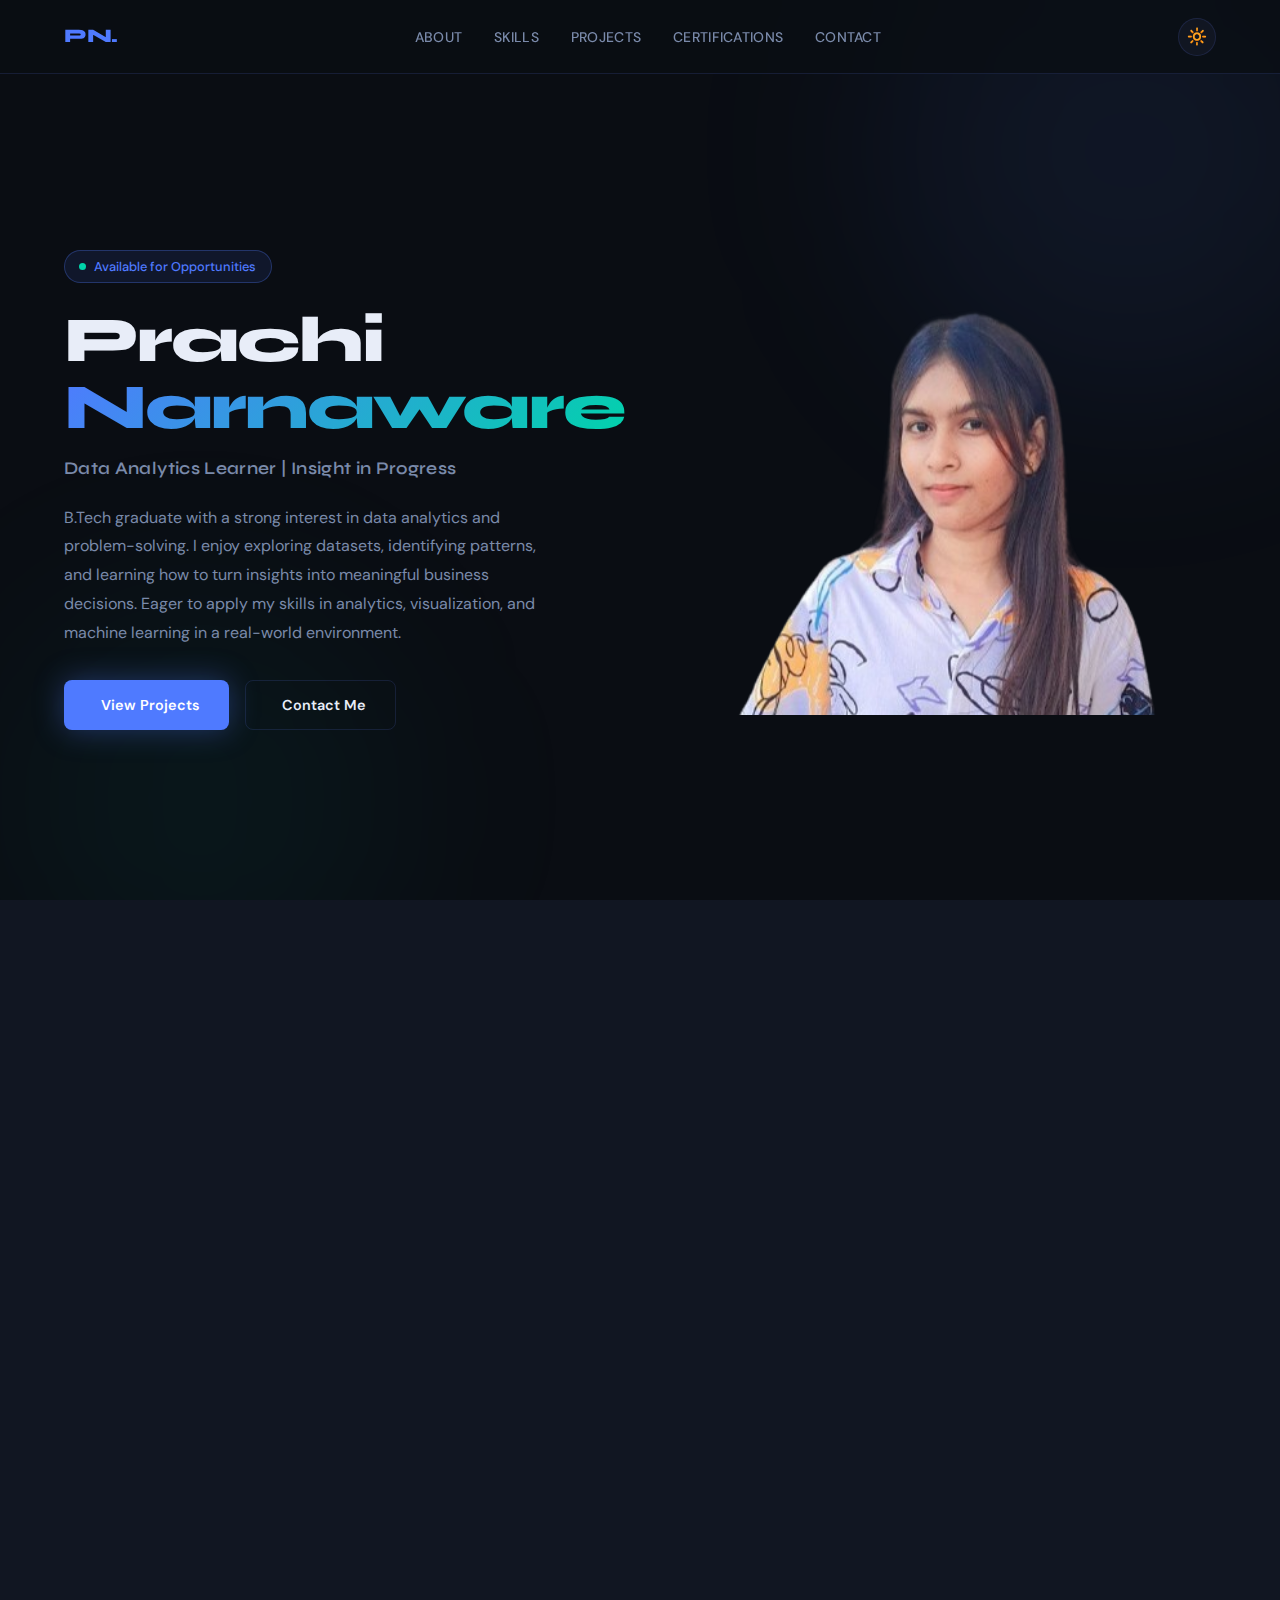
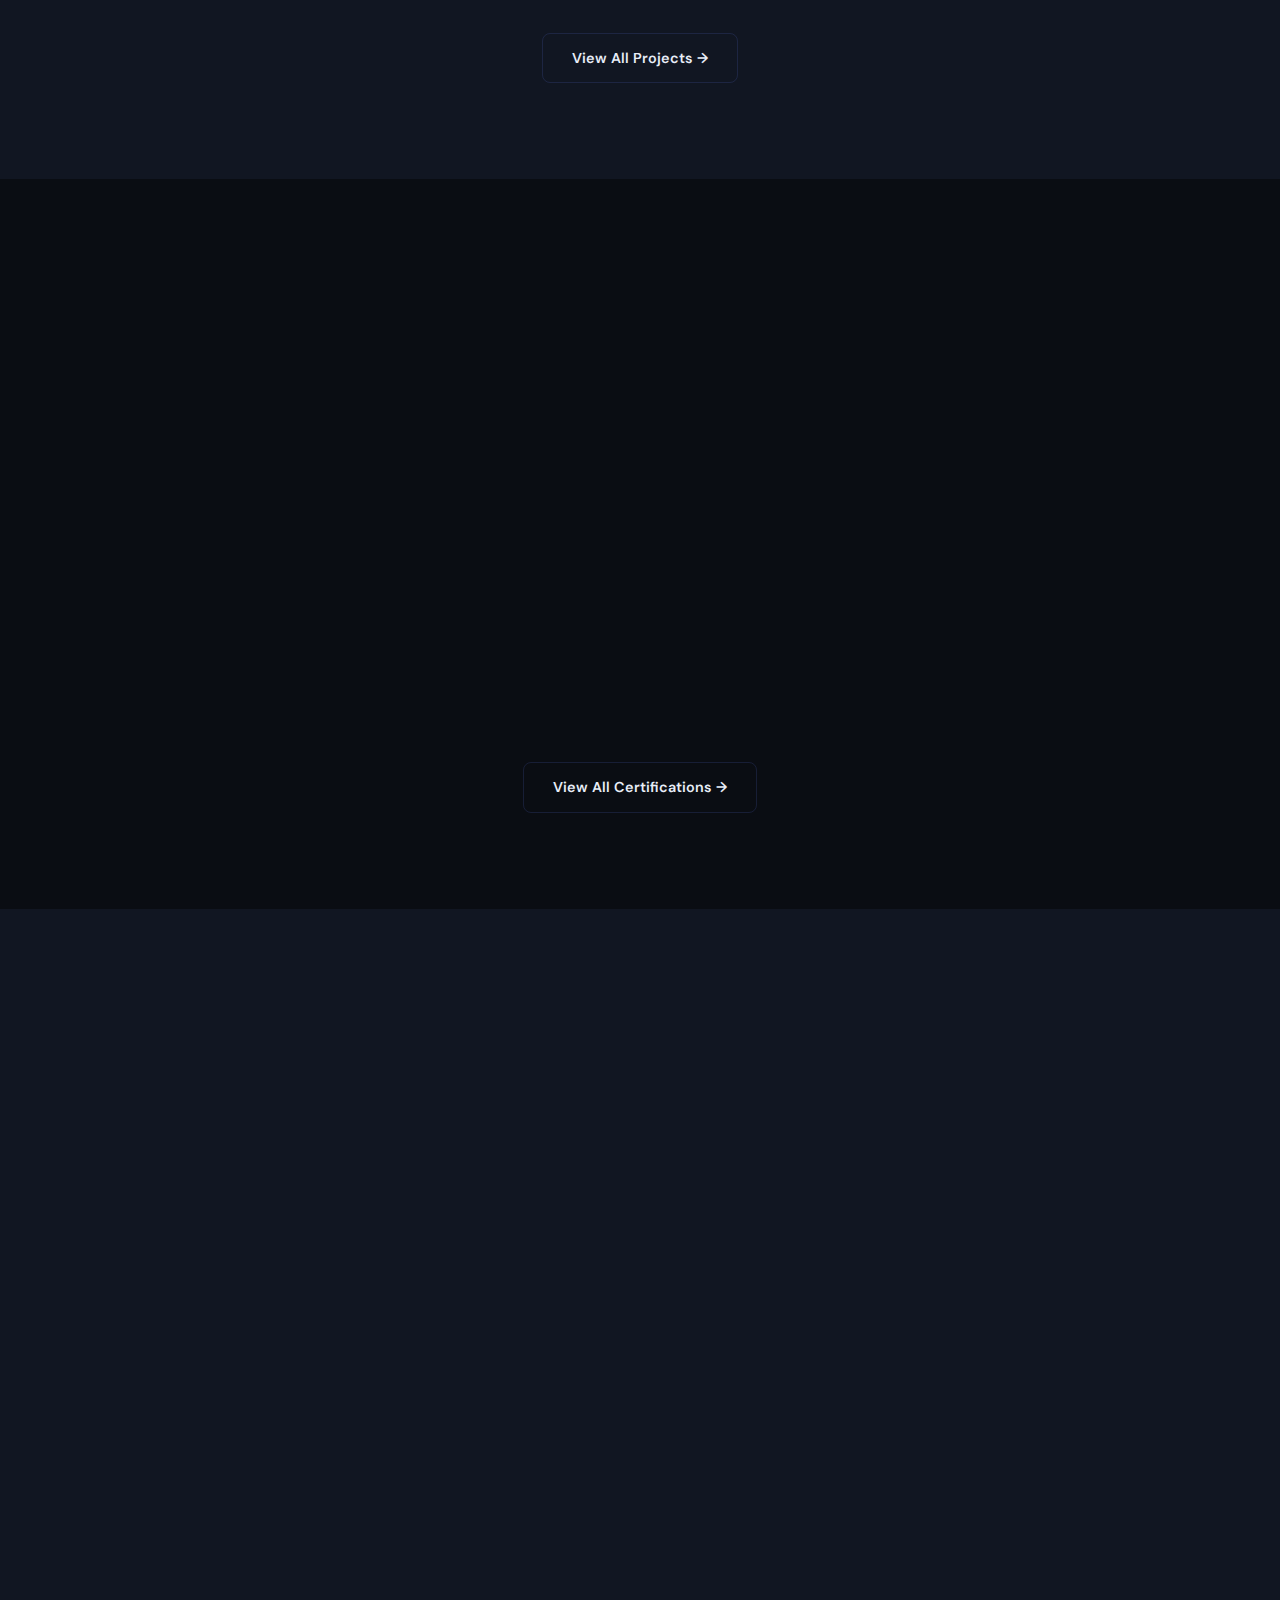
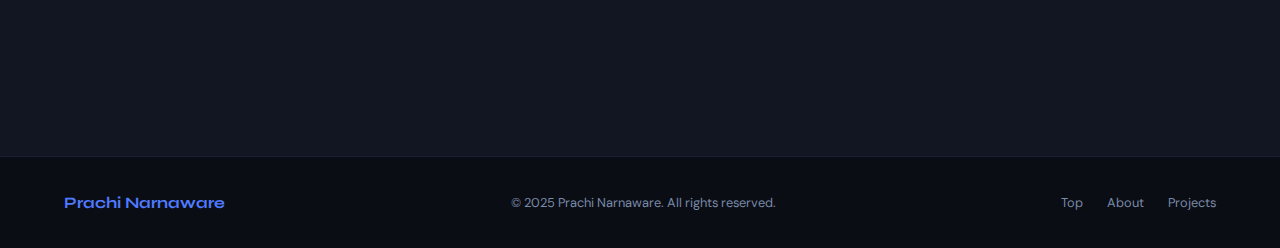
<file: index.html>
<!DOCTYPE html>
<html lang="en" data-theme="dark">
<head>
  <meta charset="UTF-8">
  <meta name="viewport" content="width=device-width, initial-scale=1.0">
  <title>Prachi Narnaware — Portfolio</title>
  <link rel="preconnect" href="https://fonts.googleapis.com">
  <link href="https://fonts.googleapis.com/css2?family=Syne:wght@400;500;600;700;800&family=DM+Sans:ital,opsz,wght@0,9..40,300;0,9..40,400;0,9..40,500;1,9..40,300&display=swap" rel="stylesheet">
  <link rel="stylesheet" href="style.css">
</head>
<body>

  <!-- NAV -->
  <nav>
    <div class="nav-logo">PN.</div>
    <ul class="nav-links">
      <li><a href="#about">About</a></li>
      <li><a href="#skills">Skills</a></li>
      <li><a href="#projects">Projects</a></li>
      <li><a href="#certifications">Certifications</a></li>
      <li><a href="#contact">Contact</a></li>
    </ul>
    <div class="nav-right">
      <button class="theme-btn" id="themeToggle" aria-label="Toggle theme">🔆</button>
      <div class="hamburger" id="hamburger" aria-label="Menu">
        <span></span><span></span><span></span>
      </div>
    </div>
  </nav>

  <!-- MOBILE NAV -->
  <div class="mobile-nav" id="mobileNav">
    <a href="#about" class="mobile-nav-link">About</a>
    <a href="#skills" class="mobile-nav-link">Skills</a>
    <a href="#projects" class="mobile-nav-link">Projects</a>
    <a href="#certifications" class="mobile-nav-link">Certifications</a>
    <a href="#contact" class="mobile-nav-link">Contact</a>
  </div>

  <!-- HERO -->
  <section id="hero">
    <div class="hero-blob blob1"></div>
    <div class="hero-blob blob2"></div>
    <div class="hero-grid">
      <div class="hero-left">
        <div class="hero-badge">
          <span class="badge-dot"></span>
          Available for Opportunities
        </div>
        <h1>Prachi<br><span class="gradient-text">Narnaware</span></h1>
        <p class="hero-tagline">Data Analytics Learner | Insight in Progress</p>
        <p class="hero-intro">
          B.Tech graduate with a strong interest in data analytics and problem-solving. I enjoy exploring datasets, identifying patterns, and learning how to turn insights into meaningful business decisions. Eager to apply my skills in analytics, visualization, and machine learning in a real-world environment.
        </p>
        <div class="hero-cta">
          <a href="#projects" class="btn btn-primary"><span></span> View Projects</a>
          <a href="#contact" class="btn btn-outline"><span></span> Contact Me</a>
        </div>
      </div>
      <!-- <div class="hero-visual">
        <div class="profile-wrapper">
          <div class="profile-pic-ring">
            <div class="profile-pic-container">
              <img src="MYImage.png" class="profile-pic" />
            </div>
          </div>
          <div class="profile-stats">
            <div class="profile-stat">
              <div class="stat-num">7+</div>
              <div class="stat-label">Projects</div>
            </div>
            <div class="profile-stat">
              <div class="stat-num">6</div>
              <div class="stat-label">Certifications</div>
            </div>
            <div class="profile-stat">
              <div class="stat-num">5+</div>
              <div class="stat-label">Tools</div>
            </div>
          </div>
          <div class="profile-badge-row">
            <span class="profile-chip">🐍 Python</span>
            <span class="profile-chip">🗄️ SQL</span>
            <span class="profile-chip">⚡ Power BI</span>
            <span class="profile-chip">🤖 ML</span>
          </div>
        </div>
      </div> -->
      <div class="hero-visual">
        <div class="hero-fullphoto-wrap">
          <img src="image.png" alt="Prachi Narnaware" class="hero-fullphoto"/>
        </div>
      </div>
    </div>
  </section>

  <!-- ABOUT -->
  <section id="about">
    <div class="container">
      <div class="section-header reveal">
        <div class="section-tag">Who I Am</div>
        <h2 class="section-title">About Me</h2>
        <div class="divider"></div>
      </div>
      <div class="about-grid">
        <div class="about-text reveal">
          <p>I'm a B.Tech graduate with a strong foundation in data analytics and a passion for solving real-world problems through data. I believe that every dataset has a story, and I aim to tell it clearly, accurately, and meaningfully.</p>
          <p>I enjoy analyzing data to uncover patterns and improve decision-making. Whether it involves data preprocessing, visualization, or introductory machine learning, I work with attention to detail and a willingness to learn.</p>
          <p>I am committed to continuous learning and regularly work on improving my skills in data analytics tools and techniques.</p>
          <div class="about-tags">
            <span class="tag">Python</span>
            <span class="tag">SQL</span>
            <span class="tag">Power BI</span>
            <span class="tag">Excel</span>
            <!-- <span class="tag">Tableau</span> -->
            <span class="tag">Machine Learning</span>
            <span class="tag green">Communication</span>
            <span class="tag green">Teamwork</span>
            <span class="tag green">Adaptability</span>
          </div>
        </div>
        <div class="about-features reveal">
          <div class="feature-card">
            <div class="feature-icon">🔍</div>
            <div>
              <div class="feature-title">Analytical Problem Solving</div>
              <div class="feature-desc">Breaking down complex data problems into structured, logical steps to reach accurate conclusions.</div>
            </div>
          </div>
          <div class="feature-card">
            <div class="feature-icon">📈</div>
            <div>
              <div class="feature-title">Data Visualization</div>
              <div class="feature-desc">Creating compelling dashboards and charts that communicate insights to both technical and non-technical stakeholders.</div>
            </div>
          </div>
          <div class="feature-card">
            <div class="feature-icon">🤝</div>
            <div>
              <div class="feature-title">Collaborative Mindset</div>
              <div class="feature-desc">Thriving in cross-functional teams, contributing ideas openly, and adapting to evolving project needs.</div>
            </div>
          </div>
          <div class="feature-card">
            <div class="feature-icon">🚀</div>
            <div>
              <div class="feature-title">Continuous Learning</div>
              <div class="feature-desc">Actively pursuing new certifications, tools, and techniques to stay ahead in the data domain.</div>
            </div>
          </div>
        </div>
      </div>
    </div>
  </section>

  <!-- SKILLS -->
  <section id="skills">
    <div class="container">
      <div class="section-header reveal">
        <div class="section-tag">Capabilities</div>
        <h2 class="section-title">Skills &amp; Tools</h2>
        <p class="section-sub">A curated set of technical skills across programming, analytics tools, and data science concepts.</p>
        <div class="divider"></div>
      </div>
      <div class="skills-grid">
        <div class="skill-cat reveal">
          <div class="skill-cat-title">💻 Programming</div>
          <div class="skill-cat-sub">Languages &amp; querying</div>
          <div class="skill-chips">
            <div class="chip"><span class="chip-icon">🐍</span> Python</div>
            <div class="chip"><span class="chip-icon">🗄️</span> SQL</div>
            <div class="chip"><span class="chip-icon">📦</span> Pandas</div>
            <div class="chip"><span class="chip-icon">🔢</span> NumPy</div>
            <!-- <div class="chip"><span class="chip-icon">📉</span> Matplotlib</div>
            <div class="chip"><span class="chip-icon">🌊</span> Seaborn</div> -->
          </div>
        </div>
        <div class="skill-cat reveal">
          <div class="skill-cat-title">📊 Data Tools</div>
          <div class="skill-cat-sub">Analytics &amp; visualization</div>
          <div class="skill-chips">
            <div class="chip"><span class="chip-icon">📗</span> Excel</div>
            <div class="chip"><span class="chip-icon">⚡</span> Power BI</div>
            <!-- <div class="chip"><span class="chip-icon">🎯</span> Tableau</div> -->
            <div class="chip"><span class="chip-icon">🔄</span> Power Query</div>
            <div class="chip"><span class="chip-icon">📌</span> Pivot Tables</div>
          </div>
        </div>
        <div class="skill-cat reveal">
          <div class="skill-cat-title">🧠 Concepts</div>
          <div class="skill-cat-sub">Data science fundamentals</div>
          <div class="skill-chips">
            <div class="chip">🧹 Data Cleaning</div>
            <!-- <div class="chip">🔎 EDA</div> -->
            <div class="chip">📈 Visualization</div>
            <div class="chip">🤖 Basic ML</div>
            <div class="chip">📊 Statistics</div>
            <!-- <div class="chip">🔗 Feature Eng.</div> -->
          </div>
        </div>
      </div>
    </div>
  </section>

  <!-- PROJECTS -->
  <section id="projects">
    <div class="container">
      <div class="section-header reveal">
        <div class="section-tag">My Work</div>
        <h2 class="section-title">Featured Projects</h2>
        <p class="section-sub">Real-world data projects that demonstrate end-to-end analytical thinking and technical execution.</p>
        <div class="divider"></div>
      </div>
      <div class="projects-grid">

        <div class="project-card reveal">
          <!-- <div class="project-num">01</div> -->
          <div class="project-title">Enhancing Attendance Management Systems Using Facial Recognition</div>
          <p class="project-desc">A facial recognition-based attendance system built with Python to automate attendance, reduce proxy entries, and provide real-time, accurate tracking for educational institutions.</p>
          <div class="project-tools">
            <span class="tool-badge">Python</span>
            <span class="tool-badge">Scikit-learn</span>
            <span class="tool-badge">OpenCV</span>
          </div>
          <div class="project-impact">✅ Reduced report generation time by 60% through automation</div>
          <a href="https://github.com/Prachi-n2/Face-attendence-system" class="project-link">View on GitHub →</a>
        </div>

        <div class="project-card reveal">
          <!-- <div class="project-num">02</div> -->
          <div class="project-title">Video Information Extraction & Summarization Tool</div>
          <p class="project-desc">A tool that uses machine learning and NLP to automatically summarize videos by extracting key content, reducing viewing time, and improving accessibility.</p>
          <div class="project-tools">
            <span class="tool-badge">Python</span>
            <span class="tool-badge">Scikit-learn</span>
            <span class="tool-badge">OpenCV</span>
            <span class="tool-badge">TensorFlow</span>
            <span class="tool-badge">PyTorch</span>
            <span class="tool-badge">HTML</span>
            <span class="tool-badge">CSS</span>
            <span class="tool-badge">JavaScript</span>
          </div>
          <div class="project-impact">✅ Reduced video viewing time by up to 60% through automated AI-based summarization.</div>
          <a href="https://github.com/Prachi-n2/Summary-tool" class="project-link">View on GitHub →</a>
        </div>

      </div>
      <div style="text-align:center; margin-top:3rem;">
        <a href="projects.html" class="btn btn-outline">View All Projects →</a>
      </div>
    </div>
  </section>

  <!-- CERTIFICATIONS -->
  <section id="certifications">
    <div class="container">
      <div class="section-header reveal">
        <div class="section-tag">Credentials</div>
        <h2 class="section-title">Certifications</h2>
        <p class="section-sub">Verified credentials that reflect my commitment to professional growth in data analytics and science.</p>
        <div class="divider"></div>
      </div>
      <div class="certs-grid">
        <div class="cert-card reveal">
          <div class="cert-badge">🎓</div>
          <div class="cert-issuer">HP LIFE</div>
          <div class="cert-name">Data Science & Analytics Certificate</div>
          <div class="cert-date">2025 · Intermediate Level</div>
        </div>
        <div class="cert-card reveal">
          <div class="cert-badge">🤖</div>
          <div class="cert-issuer">IBM / Coursera</div>
          <div class="cert-name">IBM Data Science Professional Certificate</div>
          <div class="cert-date">2024 · 10-Course Specialization</div>
        </div>
      </div>
      <div style="text-align:center; margin-top:3rem;">
        <a href="certifications.html" class="btn btn-outline">View All Certifications →</a>
      </div>
    </div>
  </section>

  <!-- CONTACT -->
  <section id="contact">
    <div class="container">
      <div class="section-header reveal">
        <div class="section-tag">Get in Touch</div>
        <h2 class="section-title">Let's Connect</h2>
        <div class="divider"></div>
      </div>
      <div class="contact-wrapper">
        <div class="reveal">
          <div class="contact-intro">
            <h3>Open to Data<br><span class="gradient-text">Opportunities</span></h3>
            <p>Whether it's a full-time role, internship, freelance project, or collaboration — I'd love to hear from you. Let's turn data into impact together.</p>
          </div>
          <div class="contact-links">
            <a href="mailto:prachinarnaware6@gmail.com" class="contact-link">
              <div class="contact-icon">✉️</div>
              <div>
                <span class="contact-link-label">Email</span>
                <span class="contact-link-val">prachinarnaware6@gmail.com</span>
              </div>
            </a>
            <a href="https://www.linkedin.com/in/prachi-narnaware-467030179/" class="contact-link" target="_blank">
              <div class="contact-icon">💼</div>
              <div>
                <span class="contact-link-label">LinkedIn</span>
                <span class="contact-link-val">linkedin.com/in/prachi-narnaware-467030179</span>
              </div>
            </a>
            <a href="https://github.com/Prachi-n2"  class="contact-link" target="_blank">
              <div class="contact-icon">🐙</div>
              <div>
                <span class="contact-link-label">GitHub</span>
                <span class="contact-link-val">github.com/Prachi-n2</span>
              </div>
            </a>
          </div>
        </div>
        <div class="contact-cta reveal">
          <div class="contact-cta-emoji">📬</div>
          <h4>Ready to collaborate?</h4>
          <p>I typically respond within 24 hours. Feel free to reach out about any data-related role or project.</p>
          <a href="mailto:prachinarnaware6@gmail.com" class="btn btn-primary">Send a Message</a>
        </div>
      </div>
    </div>
  </section>

  <!-- FOOTER -->
  <footer>
    <div class="footer-name">Prachi Narnaware</div>
    <div class="footer-copy">© 2025 Prachi Narnaware. All rights reserved.</div>
    <div class="footer-links">
      <a href="#hero">Top</a>
      <a href="#about">About</a>
      <a href="#projects">Projects</a>
      
    </div>
  </footer>

  <script src="script.js"></script>
</body>
</html>
</file>
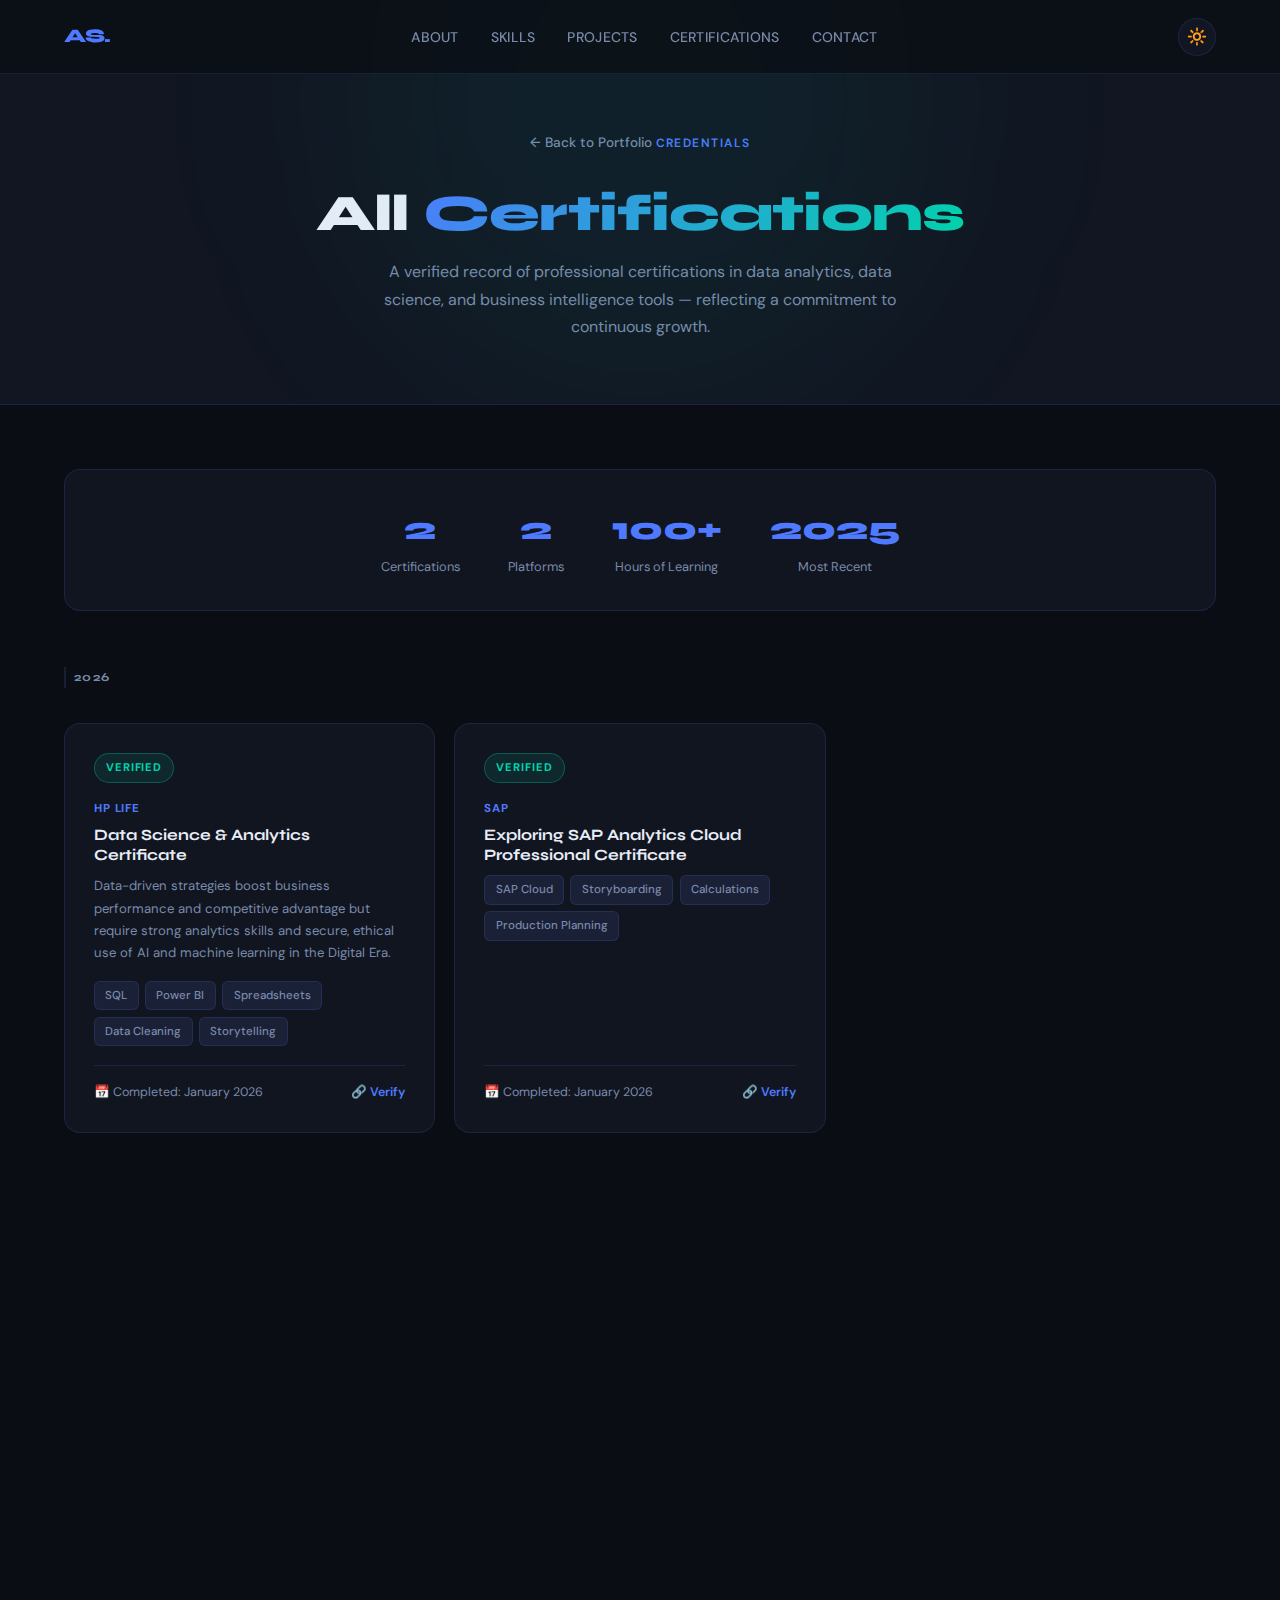
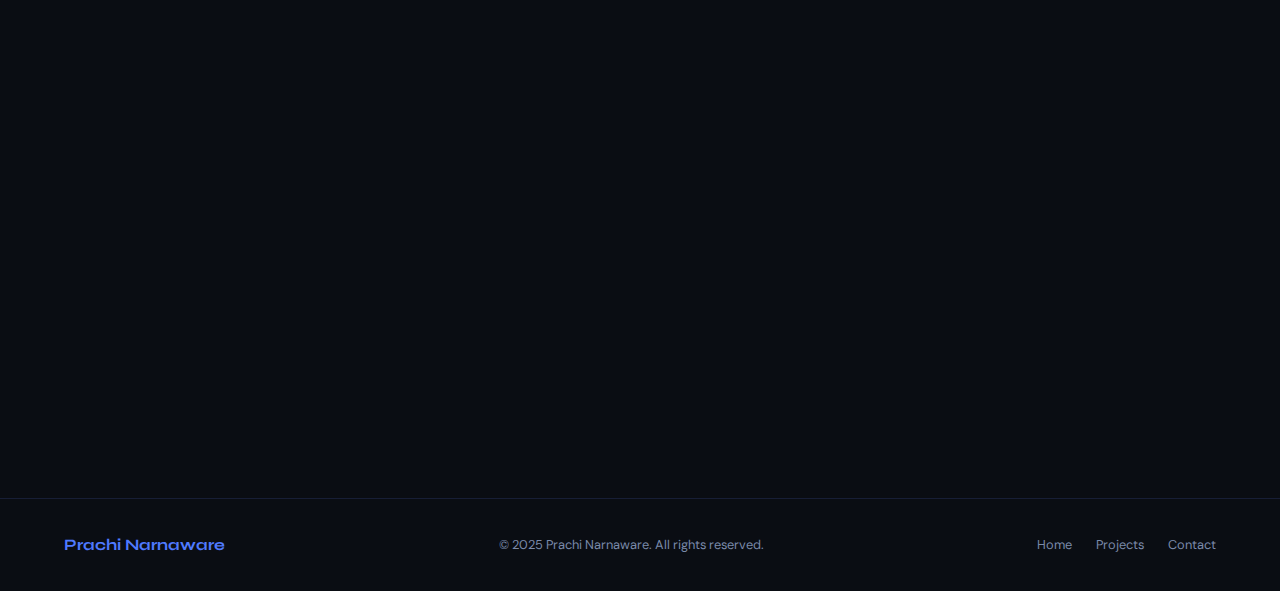
<file: certifications.html>
<!DOCTYPE html>
<html lang="en" data-theme="dark">
<head>
  <meta charset="UTF-8">
  <meta name="viewport" content="width=device-width, initial-scale=1.0">
  <title>Certifications — Prachi Narnaware</title>
  <link rel="preconnect" href="https://fonts.googleapis.com">
  <link href="https://fonts.googleapis.com/css2?family=Syne:wght@400;500;600;700;800&family=DM+Sans:ital,opsz,wght@0,9..40,300;0,9..40,400;0,9..40,500;1,9..40,300&display=swap" rel="stylesheet">
  <link rel="stylesheet" href="style.css">
  <style>
    /* Page-specific styles */
    .page-hero {
      padding: 8rem 5% 4rem;
      text-align: center;
      background: var(--bg2);
      border-bottom: 1px solid var(--border);
      position: relative;
      overflow: hidden;
    }
    .page-hero::before {
      content: '';
      position: absolute;
      width: 600px;
      height: 600px;
      background: rgba(0,212,170,0.06);
      border-radius: 50%;
      filter: blur(100px);
      top: -200px;
      left: 50%;
      transform: translateX(-50%);
      pointer-events: none;
    }
    .page-hero .back-link {
      display: inline-flex;
      align-items: center;
      gap: 0.4rem;
      color: var(--muted);
      text-decoration: none;
      font-size: 0.85rem;
      font-weight: 500;
      margin-bottom: 2rem;
      transition: color 0.2s;
    }
    .page-hero .back-link:hover { color: var(--accent); }
    .page-hero h1 { animation: none; font-size: clamp(2rem, 4vw, 3.2rem); margin-bottom: 1rem; }
    .page-hero p { color: var(--muted); max-width: 560px; margin: 0 auto; }

    /* Stats bar */
    .stats-bar {
      display: flex;
      justify-content: center;
      gap: 3rem;
      flex-wrap: wrap;
      padding: 2rem;
      background: var(--card);
      border: 1px solid var(--border);
      border-radius: 16px;
      margin-bottom: 3.5rem;
    }
    .stats-bar-item { text-align: center; }
    .stats-bar-num {
      font-family: 'Syne', sans-serif;
      font-size: 2rem;
      font-weight: 800;
      color: var(--accent);
    }
    .stats-bar-label { font-size: 0.8rem; color: var(--muted); }

    /* Timeline layout */
    .certs-timeline {
      display: flex;
      flex-direction: column;
      gap: 1.5rem;
    }

    .cert-year-group {
      display: flex;
      flex-direction: column;
      gap: 1.2rem;
    }
    .cert-year-label {
      font-family: 'Syne', sans-serif;
      font-size: 0.75rem;
      font-weight: 700;
      text-transform: uppercase;
      letter-spacing: 0.12em;
      color: var(--muted);
      margin-bottom: 1rem;
      padding-left: 0.5rem;
      border-left: 2px solid var(--border);
    }
    .cert-year-cards {
      display: grid;
      grid-template-columns: repeat(3, 1fr);
      gap: 1.2rem;
    }
    @media(max-width: 900px) { .cert-year-cards { grid-template-columns: repeat(2, 1fr); } }
    @media(max-width: 580px) { .cert-year-cards { grid-template-columns: 1fr; } }

    /* Full cert card */
    .cert-card-full {
      background: var(--card);
      border: 1px solid var(--border);
      border-radius: 16px;
      padding: 1.8rem;
      transition: all 0.25s;
      position: relative;
      overflow: hidden;
      display: flex;
      flex-direction: column;
      gap: 0;
    }
    .cert-card-full::after {
      content: '';
      position: absolute;
      top: 0; left: 0; right: 0;
      height: 3px;
      background: linear-gradient(90deg, var(--accent), var(--accent2));
      transform: scaleX(0);
      transform-origin: left;
      transition: 0.3s;
    }
    .cert-card-full:hover::after { transform: scaleX(1); }
    .cert-card-full:hover {
      border-color: rgba(79,122,255,0.35);
      transform: translateY(-3px);
      box-shadow: 0 16px 40px rgba(0,0,0,0.18);
    }

    .cert-card-header {
      display: flex;
      align-items: flex-start;
      justify-content: space-between;
      margin-bottom: 1rem;
    }
    .cert-badge-icon {
      width: 48px;
      height: 48px;
      border-radius: 14px;
      background: rgba(79,122,255,0.1);
      display: flex;
      align-items: center;
      justify-content: center;
      font-size: 1.5rem;
      flex-shrink: 0;
    }
    .cert-status {
      font-size: 0.7rem;
      font-weight: 700;
      text-transform: uppercase;
      letter-spacing: 0.08em;
      padding: 0.3rem 0.7rem;
      border-radius: 100px;
      background: rgba(0,212,170,0.1);
      border: 1px solid rgba(0,212,170,0.3);
      color: var(--accent2);
    }
    .cert-issuer {
      font-size: 0.72rem;
      color: var(--accent);
      font-weight: 700;
      text-transform: uppercase;
      letter-spacing: 0.08em;
      margin-bottom: 0.4rem;
    }
    .cert-name {
      font-family: 'Syne', sans-serif;
      font-weight: 700;
      font-size: 0.98rem;
      margin-bottom: 0.6rem;
      line-height: 1.3;
    }
    .cert-desc {
      font-size: 0.82rem;
      color: var(--muted);
      line-height: 1.7;
      margin-bottom: 1rem;
    }
    .cert-skills-covered {
      display: flex;
      flex-wrap: wrap;
      gap: 0.4rem;
      margin-bottom: 1.2rem;
    }
    .cert-skill-chip {
      padding: 0.25rem 0.65rem;
      border-radius: 6px;
      font-size: 0.72rem;
      font-weight: 500;
      background: var(--bg3);
      border: 1px solid var(--border);
      color: var(--muted);
    }
    .cert-meta {
      display: flex;
      justify-content: space-between;
      align-items: center;
      flex-wrap: wrap;
      gap: 0.5rem;
      margin-top: auto;
      padding-top: 1rem;
      border-top: 1px solid var(--border);
    }
    .cert-date { font-size: 0.78rem; color: var(--muted); }
    .cert-duration { font-size: 0.78rem; color: var(--muted); }
    .cert-verify-link {
      display: inline-flex;
      align-items: center;
      gap: 0.35rem;
      font-size: 0.78rem;
      font-weight: 600;
      color: var(--accent);
      text-decoration: none;
      transition: opacity 0.2s;
    }
    .cert-verify-link:hover { opacity: 0.75; }

    /* Learning path section */
    .learning-path {
      background: var(--card);
      border: 1px solid var(--border);
      border-radius: 20px;
      padding: 2.5rem;
      margin-top: 4rem;
    }
    .learning-path h3 {
      font-family: 'Syne', sans-serif;
      font-size: 1.4rem;
      font-weight: 800;
      margin-bottom: 0.5rem;
    }
    .learning-path p {
      color: var(--muted);
      font-size: 0.9rem;
      margin-bottom: 2rem;
    }
    .path-steps {
      display: grid;
      grid-template-columns: repeat(4, 1fr);
      gap: 1rem;
      position: relative;
    }
    @media(max-width: 800px) { .path-steps { grid-template-columns: repeat(2, 1fr); } }
    @media(max-width: 480px) { .path-steps { grid-template-columns: 1fr; } }
    .path-step {
      text-align: center;
      padding: 1.2rem;
      background: var(--bg3);
      border-radius: 12px;
      border: 1px solid var(--border);
    }
    .path-step-icon { font-size: 1.8rem; margin-bottom: 0.6rem; }
    .path-step-title {
      font-family: 'Syne', sans-serif;
      font-size: 0.88rem;
      font-weight: 700;
      margin-bottom: 0.3rem;
    }
    .path-step-desc { font-size: 0.75rem; color: var(--muted); }

    section.certs-page { padding: 4rem 5%; }
  </style>
</head>
<body>

  <!-- NAV -->
  <nav>
    <div class="nav-logo">AS.</div>
    <ul class="nav-links">
      <li><a href="index.html#about">About</a></li>
      <li><a href="index.html#skills">Skills</a></li>
      <li><a href="index.html#projects">Projects</a></li>
      <li><a href="index.html#certifications">Certifications</a></li>
      <li><a href="index.html#contact">Contact</a></li>
    </ul>
    <div class="nav-right">
      <button class="theme-btn" id="themeToggle" aria-label="Toggle theme">🔆</button>
      <div class="hamburger" id="hamburger">
        <span></span><span></span><span></span>
      </div>
    </div>
  </nav>

  <!-- MOBILE NAV -->
  <div class="mobile-nav" id="mobileNav">
    <a href="index.html#about" class="mobile-nav-link">About</a>
    <a href="index.html#skills" class="mobile-nav-link">Skills</a>
    <a href="index.html#projects" class="mobile-nav-link">Projects</a>
    <a href="index.html#certifications" class="mobile-nav-link">Certifications</a>
    <a href="index.html#contact" class="mobile-nav-link">Contact</a>
  </div>

  <!-- PAGE HERO -->
  <div class="page-hero">
    <a href="index.html" class="back-link">← Back to Portfolio</a>
    <div class="section-tag">Credentials</div>
    <h1 class="section-title">All <span class="gradient-text">Certifications</span></h1>
    <p>A verified record of professional certifications in data analytics, data science, and business intelligence tools — reflecting a commitment to continuous growth.</p>
  </div>

  <!-- CERTIFICATIONS PAGE -->
  <section class="certs-page">
    <div class="container">

      <!-- Stats Bar -->
      <div class="stats-bar reveal">
        <div class="stats-bar-item">
          <div class="stats-bar-num">2</div>
          <div class="stats-bar-label">Certifications</div>
        </div>
        <div class="stats-bar-item">
          <div class="stats-bar-num">2</div>
          <div class="stats-bar-label">Platforms</div>
        </div>
        <div class="stats-bar-item">
          <div class="stats-bar-num">100+</div>
          <div class="stats-bar-label">Hours of Learning</div>
        </div>
        <div class="stats-bar-item">
          <div class="stats-bar-num">2025</div>
          <div class="stats-bar-label">Most Recent</div>
        </div>
      </div>

      <!-- 2026 Certifications -->
      <div class="cert-year-group">
        <div class="cert-year-label reveal">2026</div>
        <div class="cert-year-cards">

          <div class="cert-card-full reveal">
            <div class="cert-card-header">
              <span class="cert-status">Verified</span>
            </div>
            <div class="cert-issuer">HP LIFE</div>
            <div class="cert-name">Data Science & Analytics Certificate</div>
            <div class="cert-desc">Data-driven strategies boost business performance and competitive advantage but require strong analytics skills and secure, ethical use of AI and machine learning in the Digital Era.</div>
            <div class="cert-skills-covered">
              <span class="cert-skill-chip">SQL</span>
              <span class="cert-skill-chip">Power BI</span>
              <span class="cert-skill-chip">Spreadsheets</span>
              <span class="cert-skill-chip">Data Cleaning</span>
              <span class="cert-skill-chip">Storytelling</span>
            </div>
            <div class="cert-meta">
              <span class="cert-date">📅 Completed: January 2026</span>
              <a href="https://www.life-global.org/certificate/17058c0e-9d7e-44d0-b8c3-735c68abe211" class="cert-verify-link">🔗 Verify</a>
            </div>
          </div>

          <div class="cert-card-full reveal">
            <div class="cert-card-header">
              <span class="cert-status">Verified</span>
            </div>
            <div class="cert-issuer">SAP</div>
            <div class="cert-name">Exploring SAP Analytics Cloud Professional Certificate</div>
            <!-- <div class="cert-desc">A 10-course professional program covering data science methodology, Python programming, data analysis, data visualization, machine learning, and capstone projects with real datasets.</div> -->
            <div class="cert-skills-covered">
              <span class="cert-skill-chip">SAP Cloud</span>
              <span class="cert-skill-chip">Storyboarding</span>
              <span class="cert-skill-chip">Calculations</span>
              <span class="cert-skill-chip">Production Planning</span>
            </div>
            <div class="cert-meta">
              <span class="cert-date">📅 Completed: January 2026</span>
              <a href="https://badger.learning.sap.com/verify/xitof-coluk-titig-papyc-pamal" class="cert-verify-link">🔗 Verify</a>
            </div>
          </div>

          <!-- <div class="cert-card-full reveal">
            <div class="cert-card-header">
              <span class="cert-status">Verified</span>
            </div>
            <div class="cert-issuer">Meta / Coursera</div>
            <div class="cert-name">Meta Data Analyst Professional Certificate</div>
            <div class="cert-desc">Covers the full data analyst workflow with a focus on statistical analysis, Python, SQL, and business intelligence. Includes hands-on capstone with real Meta-style business case studies and A/B testing fundamentals.</div>
            <div class="cert-skills-covered">
              <span class="cert-skill-chip">Python</span>
              <span class="cert-skill-chip">SQL</span>
              <span class="cert-skill-chip">Statistics</span>
              <span class="cert-skill-chip">A/B Testing</span>
              <span class="cert-skill-chip">EDA</span>
            </div>
            <div class="cert-meta">
              <span class="cert-date">📅 Completed: November 2024</span>
              <a href="#" class="cert-verify-link">🔗 Verify</a>
            </div>
          </div> -->

        </div>
      </div>

      <!-- 2025 Certifications -->
      <div class="cert-year-group" style="margin-top: 2.5rem;">
        <div class="cert-year-label reveal">2025 Internships</div>
        <div class="cert-year-cards">

          <div class="cert-card-full reveal">
            <div class="cert-card-header">
              <span class="cert-status">Verified</span>
            </div>
            <div class="cert-issuer">Deloitte</div>
            <div class="cert-name">Deloitte Australia Technology Job Simulation on Forage Certificate</div>
            <div class="cert-desc">Completed a job simulation involving development and coding, and Wrote a proposal for creating a dashboard </div>
            <div class="cert-skills-covered">
              <span class="cert-skill-chip">Power BI</span>
              <span class="cert-skill-chip">Power Query</span>
              <span class="cert-skill-chip">Data Modeling</span>
              <span class="cert-skill-chip">Report Design</span>
            </div>
            <div class="cert-meta">
              <span class="cert-date">📅 Completed: July 2025</span>
              <a href="#" class="cert-verify-link">🔗 Verify</a>
            </div>
          </div>

          <div class="cert-card-full reveal">
            <div class="cert-card-header">
              <span class="cert-status">Verified</span>
            </div>
            <div class="cert-issuer">Tata Group </div>
            <div class="cert-name">Tata Group Data Analytics Job Simulation on Forage Certificate </div>
            <div class="cert-desc">Completed a job simulation involving AI-powered data analytics and strategy development for the Financial Services team at Tata iQ.</div>
            <div class="cert-skills-covered">
              <span class="cert-skill-chip">Python</span>
              <span class="cert-skill-chip">AI Analytics</span>
              <span class="cert-skill-chip">Analytical Reporting</span>
              <span class="cert-skill-chip">Data Quality Management</span>
              <span class="cert-skill-chip">Model Selection</span>
            </div>
            <div class="cert-meta">
              <span class="cert-date">📅 Completed: August 2025</span>
              <a href="#" class="cert-verify-link">🔗 Verify</a>
            </div>
          </div>

          <div class="cert-card-full reveal">
            <div class="cert-card-header">
              <span class="cert-status">Verified</span>
            </div>
            <div class="cert-issuer">BCG X</div>
            <div class="cert-name">BCG X GenAI Certificate</div>
            <div class="cert-desc">Gained experience in Python programming, including the use of libraries such as pandas for data manipulation.</div>
            <div class="cert-skills-covered">
              <span class="cert-skill-chip">Python</span>
              <span class="cert-skill-chip">Excel</span>
              <span class="cert-skill-chip">Data Science Tools</span>
              <span class="cert-skill-chip">NPL</span>
              <span class="cert-skill-chip">Data Extraction</span>
            </div>
            <div class="cert-meta">
              <span class="cert-date">📅 Completed: September 2025</span>
              <!-- <span class="cert-duration">⏱ Self-paced</span> -->
              <a href="#" class="cert-verify-link">🔗 Verify</a>
            </div>
          </div>

        </div>
      </div>

      <!-- Learning Path -->
      <div class="learning-path reveal">
        <h3>My Learning <span class="gradient-text">Journey</span></h3>
        <p>A structured path from fundamentals to advanced data science capabilities.</p>
        <div class="path-steps">
          <div class="path-step">
            <div class="path-step-icon">📐</div>
            <div class="path-step-title">Foundations</div>
            <div class="path-step-desc">SQL, Excel, basic statistics and data literacy</div>
          </div>
          <div class="path-step">
            <div class="path-step-icon">🐍</div>
            <div class="path-step-title">Programming</div>
            <div class="path-step-desc">Python, Pandas, NumPy, data wrangling</div>
          </div>
          <div class="path-step">
            <div class="path-step-icon">📊</div>
            <div class="path-step-title">Visualization</div>
            <div class="path-step-desc">Power BI, storytelling with data</div>
          </div>
          <div class="path-step">
            <div class="path-step-icon">🤖</div>
            <div class="path-step-title">Machine Learning</div>
            <div class="path-step-desc">Scikit-learn, model building, evaluation</div>
          </div>
        </div>
      </div>

    </div>
  </section>

  <!-- FOOTER -->
  <footer>
    <div class="footer-name">Prachi Narnaware</div>
    <div class="footer-copy">© 2025 Prachi Narnaware. All rights reserved.</div>
    <div class="footer-links">
      <a href="index.html">Home</a>
      <a href="projects.html">Projects</a>
      <a href="index.html#contact">Contact</a>
    </div>
  </footer>

  <script src="script.js"></script>
</body>
</html>
</file>
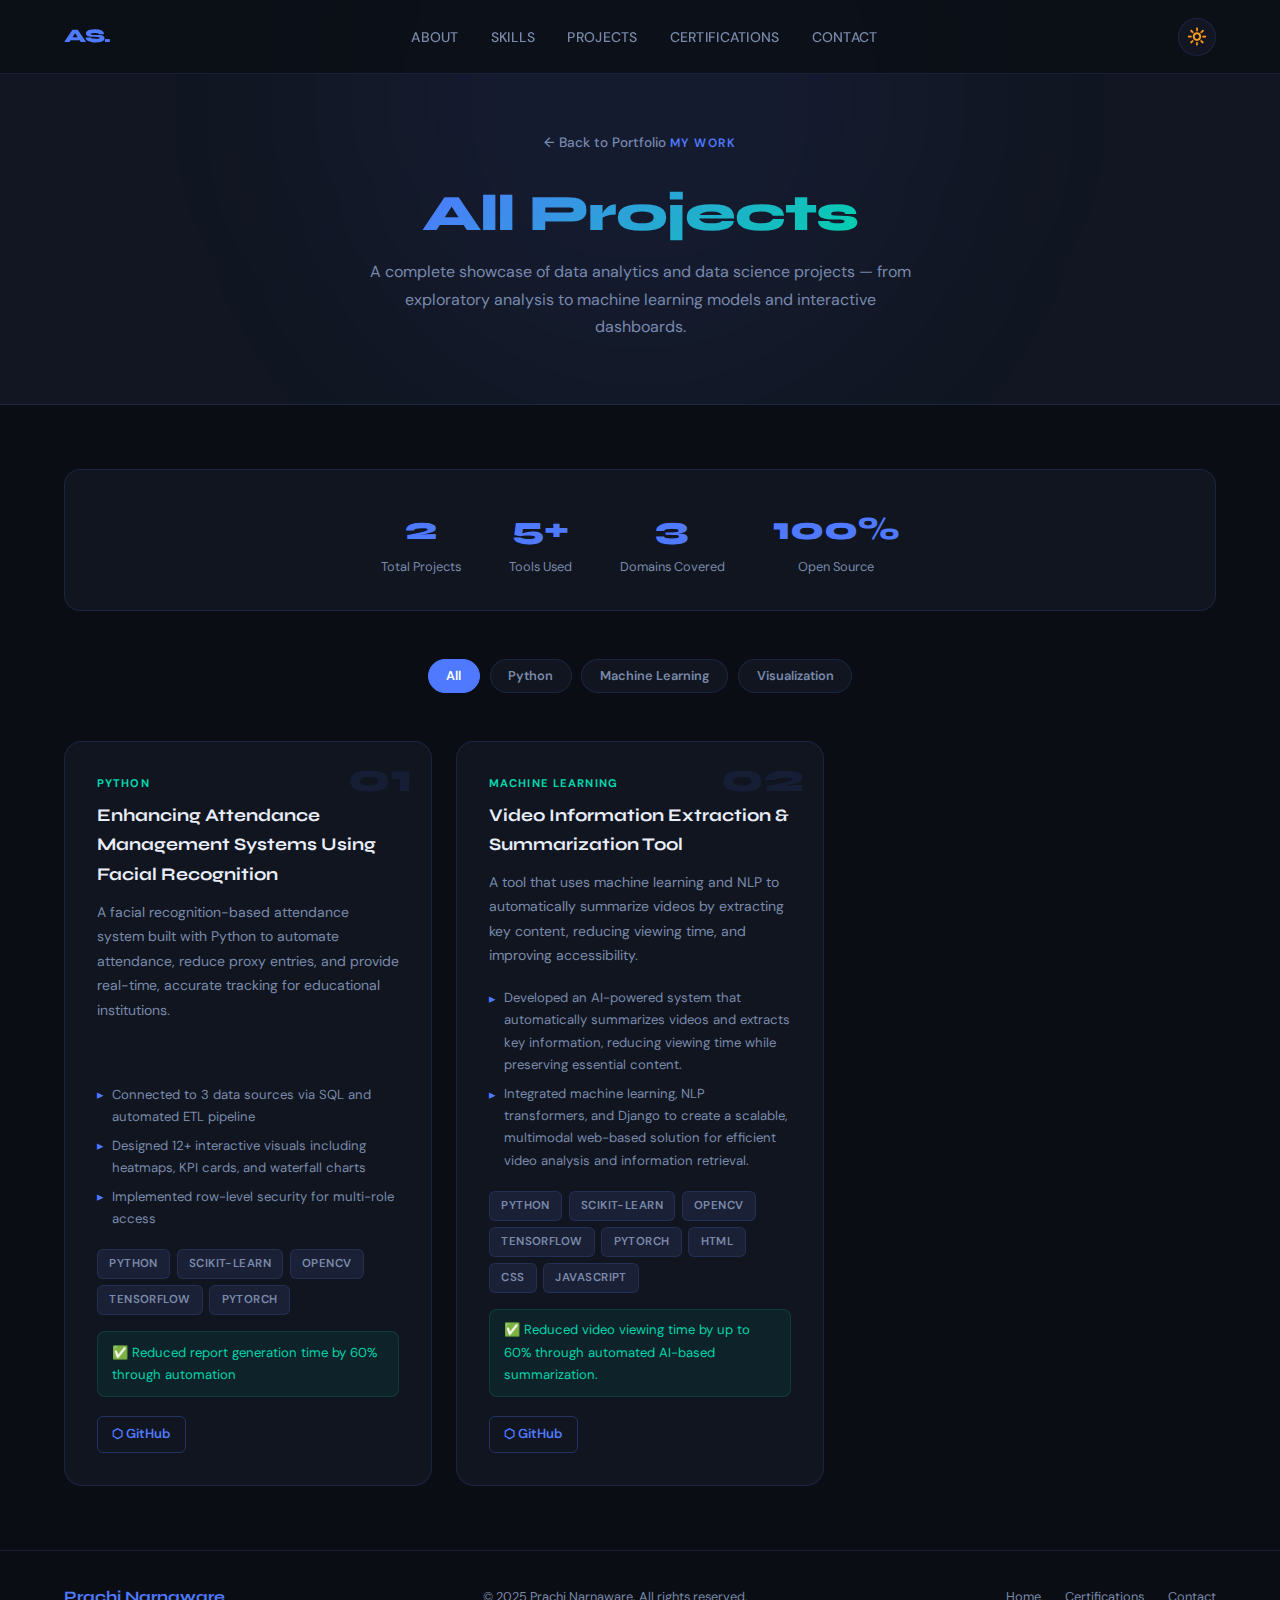
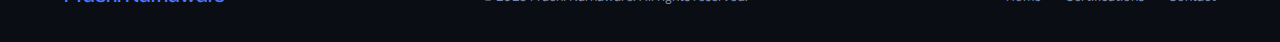
<file: projects.html>
<!DOCTYPE html>
<html lang="en" data-theme="dark">
<head>
  <meta charset="UTF-8">
  <meta name="viewport" content="width=device-width, initial-scale=1.0">
  <title>Projects — Prachi Narnaware</title>
  <link rel="preconnect" href="https://fonts.googleapis.com">
  <link href="https://fonts.googleapis.com/css2?family=Syne:wght@400;500;600;700;800&family=DM+Sans:ital,opsz,wght@0,9..40,300;0,9..40,400;0,9..40,500;1,9..40,300&display=swap" rel="stylesheet">
  <link rel="stylesheet" href="style.css">
  <style>
    /* Page-specific styles */
    .page-hero {
      padding: 8rem 5% 4rem;
      text-align: center;
      background: var(--bg2);
      border-bottom: 1px solid var(--border);
      position: relative;
      overflow: hidden;
    }
    .page-hero::before {
      content: '';
      position: absolute;
      width: 600px;
      height: 600px;
      background: rgba(79,122,255,0.06);
      border-radius: 50%;
      filter: blur(100px);
      top: -200px;
      left: 50%;
      transform: translateX(-50%);
      pointer-events: none;
    }
    .page-hero .back-link {
      display: inline-flex;
      align-items: center;
      gap: 0.4rem;
      color: var(--muted);
      text-decoration: none;
      font-size: 0.85rem;
      font-weight: 500;
      margin-bottom: 2rem;
      transition: color 0.2s;
    }
    .page-hero .back-link:hover { color: var(--accent); }
    .page-hero h1 {
      animation: none;
      font-size: clamp(2rem, 4vw, 3.2rem);
      margin-bottom: 1rem;
    }
    .page-hero p {
      color: var(--muted);
      max-width: 560px;
      margin: 0 auto;
    }

    /* Filter bar */
    .filter-bar {
      display: flex;
      flex-wrap: wrap;
      gap: 0.6rem;
      justify-content: center;
      margin: 2.5rem 0 3rem;
    }
    .filter-btn {
      padding: 0.45rem 1.1rem;
      border-radius: 100px;
      font-size: 0.8rem;
      font-weight: 600;
      border: 1px solid var(--border);
      background: var(--card);
      color: var(--muted);
      cursor: pointer;
      transition: all 0.2s;
      font-family: 'DM Sans', sans-serif;
    }
    .filter-btn:hover, .filter-btn.active {
      background: var(--accent);
      border-color: var(--accent);
      color: #fff;
    }

    /* Extended projects grid */
    .projects-full-grid {
      display: grid;
      grid-template-columns: repeat(3, 1fr);
      gap: 1.5rem;
    }
    @media (max-width: 1000px) { .projects-full-grid { grid-template-columns: repeat(2, 1fr); } }
    @media (max-width: 620px)  { .projects-full-grid { grid-template-columns: 1fr; } }

    /* Project detail card */
    .project-card-full {
      background: var(--card);
      border: 1px solid var(--border);
      border-radius: 18px;
      padding: 2rem;
      transition: all 0.3s;
      position: relative;
      overflow: hidden;
      display: flex;
      flex-direction: column;
    }
    .project-card-full::before {
      content: '';
      position: absolute;
      inset: 0;
      opacity: 0;
      background: linear-gradient(135deg, rgba(79,122,255,0.05), rgba(0,212,170,0.03));
      transition: opacity 0.3s;
    }
    .project-card-full:hover::before { opacity: 1; }
    .project-card-full:hover {
      border-color: rgba(79,122,255,0.4);
      transform: translateY(-4px);
      box-shadow: 0 20px 40px rgba(0,0,0,0.2);
    }
    .project-card-full .project-num {
      font-family: 'Syne', sans-serif;
      font-size: 2.5rem;
      font-weight: 800;
      color: rgba(79,122,255,0.1);
      position: absolute;
      top: 1rem;
      right: 1.2rem;
      line-height: 1;
    }
    .project-category {
      font-size: 0.7rem;
      font-weight: 700;
      text-transform: uppercase;
      letter-spacing: 0.1em;
      color: var(--accent2);
      margin-bottom: 0.5rem;
    }
    .project-card-full .project-title {
      font-family: 'Syne', sans-serif;
      font-size: 1.1rem;
      font-weight: 700;
      margin-bottom: 0.6rem;
    }
    .project-card-full .project-desc {
      font-size: 0.875rem;
      color: var(--muted);
      line-height: 1.75;
      margin-bottom: 1.2rem;
      flex: 1;
    }
    .project-highlights {
      list-style: none;
      margin-bottom: 1.2rem;
      display: flex;
      flex-direction: column;
      gap: 0.4rem;
    }
    .project-highlights li {
      font-size: 0.82rem;
      color: var(--muted);
      display: flex;
      align-items: flex-start;
      gap: 0.5rem;
    }
    .project-highlights li::before {
      content: '▸';
      color: var(--accent);
      flex-shrink: 0;
      margin-top: 0.05rem;
    }
    .project-card-full .project-tools {
      display: flex;
      flex-wrap: wrap;
      gap: 0.4rem;
      margin-bottom: 1rem;
    }
    .project-card-full .project-impact {
      display: flex;
      align-items: flex-start;
      gap: 0.5rem;
      font-size: 0.82rem;
      color: var(--accent2);
      padding: 0.6rem 0.9rem;
      background: rgba(0,212,170,0.07);
      border-radius: 8px;
      margin-bottom: 1.2rem;
      border: 1px solid rgba(0,212,170,0.15);
    }
    .project-card-full .project-links {
      display: flex;
      gap: 0.8rem;
      flex-wrap: wrap;
    }
    .project-card-full .project-link {
      display: inline-flex;
      align-items: center;
      gap: 0.4rem;
      font-size: 0.82rem;
      font-weight: 600;
      color: var(--accent);
      text-decoration: none;
      padding: 0.4rem 0.9rem;
      border: 1px solid rgba(79,122,255,0.3);
      border-radius: 6px;
      transition: all 0.2s;
    }
    .project-card-full .project-link:hover {
      background: var(--accent);
      color: #fff;
      border-color: var(--accent);
    }
    .project-card-full .project-link.demo {
      color: var(--accent2);
      border-color: rgba(0,212,170,0.3);
    }
    .project-card-full .project-link.demo:hover {
      background: var(--accent2);
      color: #fff;
      border-color: var(--accent2);
    }

    /* Stats summary bar */
    .stats-bar {
      display: flex;
      justify-content: center;
      gap: 3rem;
      flex-wrap: wrap;
      padding: 2rem;
      background: var(--card);
      border: 1px solid var(--border);
      border-radius: 16px;
      margin-bottom: 3rem;
    }
    .stats-bar-item { text-align: center; }
    .stats-bar-num {
      font-family: 'Syne', sans-serif;
      font-size: 2rem;
      font-weight: 800;
      color: var(--accent);
    }
    .stats-bar-label { font-size: 0.8rem; color: var(--muted); }

    section.projects-page { padding: 4rem 5%; }
  </style>
</head>
<body>

  <!-- NAV -->
  <nav>
    <div class="nav-logo">AS.</div>
    <ul class="nav-links">
      <li><a href="index.html#about">About</a></li>
      <li><a href="index.html#skills">Skills</a></li>
      <li><a href="index.html#projects">Projects</a></li>
      <li><a href="index.html#certifications">Certifications</a></li>
      <li><a href="index.html#contact">Contact</a></li>
    </ul>
    <div class="nav-right">
      <button class="theme-btn" id="themeToggle" aria-label="Toggle theme">🔆</button>
      <div class="hamburger" id="hamburger">
        <span></span><span></span><span></span>
      </div>
    </div>
  </nav>

  <!-- MOBILE NAV -->
  <div class="mobile-nav" id="mobileNav">
    <a href="index.html#about" class="mobile-nav-link">About</a>
    <a href="index.html#skills" class="mobile-nav-link">Skills</a>
    <a href="index.html#projects" class="mobile-nav-link">Projects</a>
    <a href="index.html#certifications" class="mobile-nav-link">Certifications</a>
    <a href="index.html#contact" class="mobile-nav-link">Contact</a>
  </div>

  <!-- PAGE HERO -->
  <div class="page-hero">
    <a href="index.html" class="back-link">← Back to Portfolio</a>
    <div class="section-tag">My Work</div>
    <h1 class="section-title"><span class="gradient-text">All Projects</span></h1>
    <p>A complete showcase of data analytics and data science projects — from exploratory analysis to machine learning models and interactive dashboards.</p>
  </div>

  <!-- PROJECTS PAGE -->
  <section class="projects-page">
    <div class="container">

      <!-- Stats Bar -->
      <div class="stats-bar reveal">
        <div class="stats-bar-item">
          <div class="stats-bar-num">2</div>
          <div class="stats-bar-label">Total Projects</div>
        </div>
        <div class="stats-bar-item">
          <div class="stats-bar-num">5+</div>
          <div class="stats-bar-label">Tools Used</div>
        </div>
        <div class="stats-bar-item">
          <div class="stats-bar-num">3</div>
          <div class="stats-bar-label">Domains Covered</div>
        </div>
        <div class="stats-bar-item">
          <div class="stats-bar-num">100%</div>
          <div class="stats-bar-label">Open Source</div>
        </div>
      </div>

      <!-- Filter Buttons -->
      <div class="filter-bar">
        <button class="filter-btn active" data-filter="all">All</button>
        <button class="filter-btn" data-filter="python">Python</button>
        <button class="filter-btn" data-filter="ml">Machine Learning</button>
        <!-- <button class="filter-btn" data-filter="eda">EDA & Analysis</button> -->
        <button class="filter-btn" data-filter="viz">Visualization</button>
      </div>

      <!-- Projects Grid -->
      <div class="projects-full-grid">

        <!-- Project 1 -->
        <div class="project-card-full reveal" data-category="python">
          <div class="project-num">01</div>
          <div class="project-category">Python</div>
          <div class="project-title">Enhancing Attendance Management Systems Using Facial Recognition</div>
          <p class="project-desc">A facial recognition-based attendance system built with Python to automate attendance, reduce proxy entries, and provide real-time, accurate tracking for educational institutions.</p>
          <ul class="project-highlights">
            <li>Connected to 3 data sources via SQL and automated ETL pipeline</li>
            <li>Designed 12+ interactive visuals including heatmaps, KPI cards, and waterfall charts</li>
            <li>Implemented row-level security for multi-role access</li>
          </ul>
          <div class="project-tools">
            <span class="tool-badge">Python</span>
            <span class="tool-badge">Scikit-learn</span>
            <span class="tool-badge">OpenCV</span>
            <span class="tool-badge">TensorFlow</span>
            <span class="tool-badge">PyTorch</span>
          </div>
          <div class="project-impact">✅ Reduced report generation time by 60% through automation</div>
          <div class="project-links">
            <a href="https://github.com/Prachi-n2/Face-attendence-system" class="project-link">⬡ GitHub</a>
            <!-- <a href="#" class="project-link demo">▶ Live Demo</a> -->
          </div>
        </div>

        <!-- Project 2 -->
        <div class="project-card-full reveal" data-category="ml">
          <div class="project-num">02</div>
          <div class="project-category">Machine Learning</div>
          <div class="project-title">Video Information Extraction & Summarization Tool</div>
          <p class="project-desc">A tool that uses machine learning and NLP to automatically summarize videos by extracting key content, reducing viewing time, and improving accessibility.</p>
          <ul class="project-highlights">
            <li>Developed an AI-powered system that automatically summarizes videos and extracts key information, reducing viewing time while preserving essential content.</li>
            <li>Integrated machine learning, NLP transformers, and Django to create a scalable, multimodal web-based solution for efficient video analysis and information retrieval.</li>
            <!-- <li>Feature importance analysis identified top 5 churn drivers</li> -->
          </ul>
          <div class="project-tools">
            <span class="tool-badge">Python</span>
            <span class="tool-badge">Scikit-learn</span>
            <span class="tool-badge">OpenCV</span>
            <span class="tool-badge">TensorFlow</span>
            <span class="tool-badge">PyTorch</span>
            <span class="tool-badge">HTML</span>
            <span class="tool-badge">CSS</span>
            <span class="tool-badge">JavaScript</span>
          </div>
          <div class="project-impact">✅ Reduced video viewing time by up to 60% through automated AI-based summarization.</div>
          <div class="project-links">
            <a href="https://github.com/Prachi-n2/Summary-tool" class="project-link">⬡ GitHub</a>
          </div>
        </div>

        <!-- Project 3 -->
        <!-- <div class="project-card-full reveal" data-category="eda">
          <div class="project-num">03</div>
          <div class="project-category">EDA & Analysis</div>
          <div class="project-title">E-Commerce Data Analysis</div>
          <p class="project-desc">Conducted deep exploratory data analysis on 50K+ e-commerce transaction records. Identified top-performing categories, seasonal revenue trends, customer segmentation patterns, and return rate anomalies.</p>
          <ul class="project-highlights">
            <li>Performed RFM (Recency, Frequency, Monetary) segmentation</li>
            <li>Identified 3 seasonal peaks with 35%+ revenue uplift potential</li>
            <li>Built interactive Tableau story with 8 connected dashboards</li>
          </ul>
          <div class="project-tools">
            <span class="tool-badge">Python</span>
            <span class="tool-badge">Tableau</span>
            <span class="tool-badge">Pandas</span>
            <span class="tool-badge">Matplotlib</span>
          </div>
          <div class="project-impact">✅ Uncovered 3 revenue growth opportunities worth $50K+</div>
          <div class="project-links">
            <a href="#" class="project-link">⬡ GitHub</a>
            <a href="#" class="project-link demo">▶ Tableau Public</a>
          </div>
        </div> -->

        <!-- Project 4 -->
        <!-- <div class="project-card-full reveal" data-category="viz">
          <div class="project-num">04</div>
          <div class="project-category">Visualization</div>
          <div class="project-title">COVID-19 Global Data Tracker</div>
          <p class="project-desc">Designed a dynamic data visualization project tracking global COVID-19 trends across 190+ countries. Aggregated daily data from public APIs, performed time-series analysis, and built an interactive Tableau story dashboard updated automatically.</p>
          <ul class="project-highlights">
            <li>Automated daily data pulls from Johns Hopkins & WHO APIs using Python</li>
            <li>Built time-series forecasting using moving averages</li>
            <li>Choropleth maps showing regional spread with drill-down capability</li>
          </ul>
          <div class="project-tools">
            <span class="tool-badge">Tableau</span>
            <span class="tool-badge">Python</span>
            <span class="tool-badge">REST API</span>
            <span class="tool-badge">Pandas</span>
          </div>
          <div class="project-impact">✅ Dashboard adopted by 500+ viewers for real-time tracking</div>
          <div class="project-links">
            <a href="#" class="project-link">⬡ GitHub</a>
            <a href="#" class="project-link demo">▶ Live Dashboard</a>
          </div>
        </div> -->

        <!-- Project 5 -->
        <!-- <div class="project-card-full reveal" data-category="ml">
          <div class="project-num">05</div>
          <div class="project-category">Machine Learning</div>
          <div class="project-title">House Price Prediction Model</div>
          <p class="project-desc">Built a regression model to predict residential property prices using 80+ features. Applied feature selection, outlier treatment, log transformation, and ensemble methods to achieve high accuracy on the Ames Housing dataset.</p>
          <ul class="project-highlights">
            <li>Reduced RMSE by 18% through log-target transformation</li>
            <li>Stacked Lasso, Ridge, and Gradient Boosting for best performance</li>
            <li>SHAP values used to explain predictions for end users</li>
          </ul>
          <div class="project-tools">
            <span class="tool-badge">Python</span>
            <span class="tool-badge">Scikit-learn</span>
            <span class="tool-badge">SHAP</span>
            <span class="tool-badge">Seaborn</span>
          </div>
          <div class="project-impact">✅ Achieved R² score of 0.91 on test set</div>
          <div class="project-links">
            <a href="#" class="project-link">⬡ GitHub</a>
          </div>
        </div> -->

        <!-- Project 6 -->
        <!-- <div class="project-card-full reveal" data-category="eda">
          <div class="project-num">06</div>
          <div class="project-category">EDA & Analysis</div>
          <div class="project-title">HR Analytics — Attrition Study</div>
          <p class="project-desc">Analyzed employee attrition patterns using IBM HR Analytics dataset. Explored relationships between job satisfaction, overtime, work-life balance, and attrition using statistical testing and visualization to help HR teams make data-driven retention decisions.</p>
          <ul class="project-highlights">
            <li>Chi-square tests confirmed significant correlation between overtime and attrition</li>
            <li>Identified departments with 2x average attrition rate</li>
            <li>Presented findings via a polished Power BI report</li>
          </ul>
          <div class="project-tools">
            <span class="tool-badge">Python</span>
            <span class="tool-badge">Power BI</span>
            <span class="tool-badge">SciPy</span>
            <span class="tool-badge">SQL</span>
          </div>
          <div class="project-impact">✅ Provided actionable insights to reduce attrition by estimated 15%</div>
          <div class="project-links">
            <a href="#" class="project-link">⬡ GitHub</a>
            <a href="#" class="project-link demo">▶ Report PDF</a>
          </div>
        </div> -->

        <!-- Project 7 -->
        <!-- <div class="project-card-full reveal" data-category="dashboard">
          <div class="project-num">07</div>
          <div class="project-category">Dashboard</div>
          <div class="project-title">Financial KPI Tracker — Excel</div>
          <p class="project-desc">Designed an advanced Excel dashboard to track financial KPIs including revenue, expenses, profit margins, and budget variance for a small business. Used dynamic named ranges, slicers, and conditional formatting for a clean, executive-ready layout.</p>
          <ul class="project-highlights">
            <li>Dynamic charts auto-update based on month and department slicers</li>
            <li>Variance analysis with RAG (Red/Amber/Green) status indicators</li>
            <li>No VBA — built entirely with formulas and Power Query</li>
          </ul>
          <div class="project-tools">
            <span class="tool-badge">Excel</span>
            <span class="tool-badge">Power Query</span>
            <span class="tool-badge">Pivot Tables</span>
          </div>
          <div class="project-impact">✅ Saved 5+ hours/week in manual reporting for the finance team</div>
          <div class="project-links">
            <a href="#" class="project-link">⬡ GitHub</a>
          </div>
        </div> -->

      </div><!-- end grid -->
    </div>
  </section>

  <!-- FOOTER -->
  <footer>
    <div class="footer-name">Prachi Narnaware</div>
    <div class="footer-copy">© 2025 Prachi Narnaware. All rights reserved.</div>
    <div class="footer-links">
      <a href="index.html">Home</a>
      <a href="certifications.html">Certifications</a>
      <a href="index.html#contact">Contact</a>
    </div>
  </footer>

  <script src="script.js"></script>
  <script>
    // Filter functionality
    const filterBtns = document.querySelectorAll('.filter-btn');
    const projectCards = document.querySelectorAll('.project-card-full');

    filterBtns.forEach(btn => {
      btn.addEventListener('click', () => {
        const filter = btn.getAttribute('data-filter');

        // Update active button
        filterBtns.forEach(b => b.classList.remove('active'));
        btn.classList.add('active');

        // Show/hide cards with animation
        projectCards.forEach(card => {
          const category = card.getAttribute('data-category');
          if (filter === 'all' || category === filter) {
            card.style.display = 'flex';
            setTimeout(() => { card.style.opacity = '1'; card.style.transform = 'translateY(0)'; }, 10);
          } else {
            card.style.opacity = '0';
            card.style.transform = 'translateY(10px)';
            setTimeout(() => { card.style.display = 'none'; }, 250);
          }
        });
      });
    });
  </script>
</body>
</html>
</file>
<file: style.css>
:root {
  --bg: #0a0d13;
  --bg2: #111622;
  --bg3: #1a2035;
  --border: rgba(99, 130, 255, 0.15);
  --accent: #4f7aff;
  --accent2: #00d4aa;
  --text: #e8edf8;
  --muted: #7a8aaa;
  --card: rgba(17, 22, 34, 0.9);
}

[data-theme="light"] {
  --bg: #f5f7fc;
  --bg2: #eef1f8;
  --bg3: #e2e8f5;
  --border: rgba(79, 122, 255, 0.2);
  --accent: #3a65e8;
  --accent2: #00a885;
  --text: #111827;
  --muted: #5a6880;
  --card: rgba(255, 255, 255, 0.95);
}

/* ---------- RESET & BASE ---------- */
* {
  margin: 0;
  padding: 0;
  box-sizing: border-box;
}

html {
  scroll-behavior: smooth;
}

body {
  background: var(--bg);
  color: var(--text);
  font-family: 'DM Sans', sans-serif;
  font-size: 16px;
  line-height: 1.7;
  transition: background 0.3s, color 0.3s;
  overflow-x: hidden;
}

/* ---------- NAVIGATION ---------- */
nav {
  position: fixed;
  top: 0;
  left: 0;
  right: 0;
  z-index: 100;
  display: flex;
  align-items: center;
  justify-content: space-between;
  padding: 1.1rem 5%;
  background: rgba(10, 13, 19, 0.75);
  backdrop-filter: blur(18px);
  border-bottom: 1px solid var(--border);
  transition: background 0.3s, box-shadow 0.3s;
}

[data-theme="light"] nav {
  background: rgba(245, 247, 252, 0.8);
}

.nav-logo {
  font-family: 'Syne', sans-serif;
  font-weight: 800;
  font-size: 1.2rem;
  color: var(--accent);
  letter-spacing: -0.02em;
}

.nav-links {
  display: flex;
  gap: 2rem;
  list-style: none;
}

.nav-links a {
  color: var(--muted);
  text-decoration: none;
  font-size: 0.875rem;
  font-weight: 500;
  transition: color 0.2s;
  letter-spacing: 0.02em;
  text-transform: uppercase;
}

.nav-links a:hover {
  color: var(--accent);
}

.nav-right {
  display: flex;
  align-items: center;
  gap: 1rem;
}

.theme-btn {
  width: 38px;
  height: 38px;
  border-radius: 50%;
  border: 1px solid var(--border);
  background: var(--bg2);
  color: var(--muted);
  cursor: pointer;
  display: flex;
  align-items: center;
  justify-content: center;
  font-size: 1rem;
  transition: all 0.2s;
}

.theme-btn:hover {
  color: var(--accent);
  border-color: var(--accent);
}

.hamburger {
  display: none;
  flex-direction: column;
  gap: 5px;
  cursor: pointer;
  padding: 4px;
}

.hamburger span {
  display: block;
  width: 22px;
  height: 2px;
  background: var(--muted);
  transition: 0.3s;
}

/* ---------- MOBILE NAV ---------- */
.mobile-nav {
  display: none;
  position: fixed;
  top: 0;
  left: 0;
  right: 0;
  bottom: 0;
  z-index: 99;
  background: var(--bg);
  flex-direction: column;
  align-items: center;
  justify-content: center;
  gap: 2.5rem;
}

.mobile-nav.open {
  display: flex;
}

.mobile-nav a {
  font-family: 'Syne', sans-serif;
  font-size: 2rem;
  font-weight: 700;
  color: var(--text);
  text-decoration: none;
  transition: color 0.2s;
}

.mobile-nav a:hover {
  color: var(--accent);
}

/* ---------- HERO ---------- */
#hero {
  min-height: 100vh;
  display: flex;
  align-items: center;
  padding: 0 5%;
  position: relative;
  overflow: hidden;
}

.hero-grid {
  display: grid;
  grid-template-columns: 1fr 1fr;
  gap: 4rem;
  align-items: center;
  width: 100%;
  max-width: 1200px;
  margin: 0 auto;
  padding-top: 5rem;
}

.hero-badge {
  display: inline-flex;
  align-items: center;
  gap: 0.5rem;
  background: rgba(79, 122, 255, 0.1);
  border: 1px solid rgba(79, 122, 255, 0.3);
  border-radius: 100px;
  padding: 0.3rem 0.9rem;
  font-size: 0.8rem;
  color: var(--accent);
  font-weight: 500;
  margin-bottom: 1.5rem;
  animation: fadeUp 0.6s ease both;
}

.badge-dot {
  width: 7px;
  height: 7px;
  border-radius: 50%;
  background: var(--accent2);
  animation: pulse 2s infinite;
}

h1 {
  font-family: 'Syne', sans-serif;
  font-size: clamp(2.5rem, 5vw, 4.2rem);
  font-weight: 800;
  line-height: 1.05;
  letter-spacing: -0.03em;
  animation: fadeUp 0.7s 0.1s ease both;
}

.gradient-text {
  background: linear-gradient(135deg, var(--accent), var(--accent2));
  -webkit-background-clip: text;
  -webkit-text-fill-color: transparent;
  background-clip: text;
}

.hero-tagline {
  font-family: 'Syne', sans-serif;
  font-size: 1.1rem;
  font-weight: 600;
  color: var(--muted);
  margin: 0.8rem 0 1.2rem;
  letter-spacing: 0.02em;
  animation: fadeUp 0.7s 0.2s ease both;
}

.hero-intro {
  color: var(--muted);
  font-size: 1rem;
  max-width: 480px;
  line-height: 1.8;
  animation: fadeUp 0.7s 0.3s ease both;
}

.hero-cta {
  display: flex;
  flex-wrap: wrap;
  gap: 1rem;
  margin-top: 2rem;
  animation: fadeUp 0.7s 0.4s ease both;
}

/* ---------- BUTTONS ---------- */
.btn {
  padding: 0.75rem 1.8rem;
  border-radius: 8px;
  font-size: 0.9rem;
  font-weight: 600;
  cursor: pointer;
  text-decoration: none;
  transition: all 0.25s;
  display: inline-flex;
  align-items: center;
  gap: 0.5rem;
  font-family: 'DM Sans', sans-serif;
}

.btn-primary {
  background: var(--accent);
  color: #fff;
  border: none;
  box-shadow: 0 0 30px rgba(79, 122, 255, 0.35);
}

.btn-primary:hover {
  transform: translateY(-2px);
  box-shadow: 0 0 40px rgba(79, 122, 255, 0.55);
}

.btn-outline {
  background: transparent;
  color: var(--text);
  border: 1px solid var(--border);
}

.btn-outline:hover {
  border-color: var(--accent);
  color: var(--accent);
  transform: translateY(-2px);
}

/* ---------- HERO CARD ---------- */
.hero-visual {
  position: relative;
  display: flex;
  align-items: center;
  justify-content: center;
  animation: fadeUp 0.7s 0.3s ease both;
}

.hero-card {
  background: var(--card);
  border: 1px solid var(--border);
  border-radius: 20px;
  padding: 2rem;
  width: 100%;
  max-width: 380px;
  box-shadow: 0 0 40px rgba(79, 122, 255, 0.55);
  backdrop-filter: blur(10px);
}


.hero-fullphoto-wrap {
  width: 90%;
  height: 450px;
  border-radius: 16px;
  overflow: hidden;
}

.hero-fullphoto {
  width: 100%;
  height: 150%;
  object-fit: cover;
  display: block;
  box-shadow: 0 0 30px rgba(79, 122, 255, 0.35);
  transition: transform 0.3s, box-shadow 0.3s;
}

.hero-fullphoto:hover {
  transform: translateY(-4px);
  box-shadow: 0 0 40px rgba(79, 122, 255, 0.55);
}

/* ---------- HERO BLOBS ---------- */
.hero-blob {
  position: absolute;
  border-radius: 50%;
  filter: blur(100px);
  pointer-events: none;
  z-index: -1;
}

.blob1 {
  width: 500px;
  height: 500px;
  background: rgba(79, 122, 255, 0.08);
  top: -100px;
  right: -100px;
}

.blob2 {
  width: 400px;
  height: 400px;
  background: rgba(0, 212, 170, 0.05);
  bottom: -100px;
  left: 0;
}

/* ---------- SECTIONS ---------- */
section {
  padding: 6rem 5%;
}

.container {
  max-width: 1200px;
  margin: 0 auto;
}

.section-header {
  text-align: center;
  margin-bottom: 4rem;
}

.section-tag {
  display: inline-block;
  font-size: 0.75rem;
  font-weight: 600;
  text-transform: uppercase;
  letter-spacing: 0.12em;
  color: var(--accent);
  margin-bottom: 0.8rem;
}

.section-title {
  font-family: 'Syne', sans-serif;
  font-size: clamp(1.8rem, 3.5vw, 2.8rem);
  font-weight: 800;
  letter-spacing: -0.02em;
  line-height: 1.1;
}

.section-sub {
  color: var(--muted);
  margin-top: 0.8rem;
  max-width: 550px;
  margin-left: auto;
  margin-right: auto;
}

.divider {
  width: 40px;
  height: 3px;
  background: linear-gradient(90deg, var(--accent), var(--accent2));
  border-radius: 2px;
  margin: 0.8rem auto 0;
}

/* ---------- ABOUT ---------- */
#about {
  background: var(--bg2);
}

.about-grid {
  display: grid;
  grid-template-columns: 1fr 1fr;
  gap: 4rem;
  align-items: center;
}

.about-text p {
  color: var(--muted);
  margin-bottom: 1rem;
  line-height: 1.8;
}

.about-tags {
  display: flex;
  flex-wrap: wrap;
  gap: 0.5rem;
  margin-top: 1.5rem;
}

.tag {
  padding: 0.35rem 0.85rem;
  border-radius: 100px;
  font-size: 0.8rem;
  font-weight: 500;
  background: rgba(79, 122, 255, 0.1);
  border: 1px solid rgba(79, 122, 255, 0.25);
  color: var(--accent);
}

.tag.green {
  background: rgba(0, 212, 170, 0.1);
  border-color: rgba(0, 212, 170, 0.25);
  color: var(--accent2);
}

.about-features {
  display: flex;
  flex-direction: column;
  gap: 1.2rem;
}

.feature-card {
  display: flex;
  gap: 1rem;
  align-items: flex-start;
  background: var(--card);
  border: 1px solid var(--border);
  border-radius: 14px;
  padding: 1.2rem 1.5rem;
  transition: border-color 0.2s, transform 0.2s;
}

.feature-card:hover {
  border-color: var(--accent);
  transform: translateX(4px);
}

.feature-icon {
  width: 40px;
  height: 40px;
  border-radius: 10px;
  display: flex;
  align-items: center;
  justify-content: center;
  font-size: 1.2rem;
  flex-shrink: 0;
  background: rgba(79, 122, 255, 0.1);
}

.feature-title {
  font-weight: 600;
  font-size: 0.95rem;
  margin-bottom: 0.2rem;
}

.feature-desc {
  font-size: 0.85rem;
  color: var(--muted);
}

/* ---------- SKILLS ---------- */
.skills-grid {
  display: grid;
  grid-template-columns: repeat(3, 1fr);
  gap: 1.5rem;
}

.skill-cat {
  background: var(--card);
  border: 1px solid var(--border);
  border-radius: 16px;
  padding: 1.8rem;
  transition: border-color 0.2s, transform 0.2s;
}

.skill-cat:hover {
  border-color: var(--accent);
  transform: translateY(-4px);
}

.skill-cat-title {
  font-family: 'Syne', sans-serif;
  font-weight: 700;
  font-size: 1rem;
  margin-bottom: 0.4rem;
  color: var(--accent);
}

.skill-cat-sub {
  font-size: 0.78rem;
  color: var(--muted);
  margin-bottom: 1.5rem;
}

.skill-chips {
  display: flex;
  flex-wrap: wrap;
  gap: 0.5rem;
}

.chip {
  padding: 0.4rem 0.9rem;
  border-radius: 8px;
  font-size: 0.8rem;
  font-weight: 500;
  background: var(--bg3);
  color: var(--text);
  border: 1px solid var(--border);
  display: flex;
  align-items: center;
  gap: 0.4rem;
  transition: all 0.2s;
  cursor: default;
}

.chip:hover {
  border-color: var(--accent);
  color: var(--accent);
}

.chip-icon {
  font-size: 0.9rem;
}

/* ---------- PROJECTS ---------- */
#projects {
  background: var(--bg2);
}

.projects-grid {
  display: grid;
  grid-template-columns: repeat(2, 1fr);
  gap: 1.5rem;
}

.project-card {
  background: var(--card);
  border: 1px solid var(--border);
  border-radius: 18px;
  padding: 2rem;
  transition: all 0.3s;
  position: relative;
  overflow: hidden;
}

.project-card::before {
  content: '';
  position: absolute;
  inset: 0;
  opacity: 0;
  background: linear-gradient(135deg, rgba(79, 122, 255, 0.05), rgba(0, 212, 170, 0.03));
  transition: opacity 0.3s;
}

.project-card:hover::before {
  opacity: 1;
}

.project-card:hover {
  border-color: rgba(79, 122, 255, 0.4);
  transform: translateY(-4px);
  box-shadow: 0 20px 40px rgba(0, 0, 0, 0.2);
}

.project-num {
  font-family: 'Syne', sans-serif;
  font-size: 3rem;
  font-weight: 800;
  color: rgba(79, 122, 255, 0.12);
  position: absolute;
  top: 1rem;
  right: 1.5rem;
  line-height: 1;
}

.project-title {
  font-family: 'Syne', sans-serif;
  font-size: 1.2rem;
  font-weight: 700;
  margin-bottom: 0.5rem;
}

.project-desc {
  font-size: 0.875rem;
  color: var(--muted);
  margin-bottom: 1.2rem;
  line-height: 1.7;
}

.project-tools {
  display: flex;
  flex-wrap: wrap;
  gap: 0.4rem;
  margin-bottom: 1rem;
}

.tool-badge {
  padding: 0.25rem 0.7rem;
  border-radius: 6px;
  font-size: 0.72rem;
  font-weight: 600;
  background: var(--bg3);
  border: 1px solid var(--border);
  color: var(--muted);
  text-transform: uppercase;
  letter-spacing: 0.04em;
}

.project-impact {
  display: flex;
  align-items: center;
  gap: 0.5rem;
  font-size: 0.82rem;
  color: var(--accent2);
  padding: 0.6rem 0.9rem;
  background: rgba(0, 212, 170, 0.07);
  border-radius: 8px;
  margin-bottom: 1.2rem;
  border: 1px solid rgba(0, 212, 170, 0.15);
}

.project-link {
  display: inline-flex;
  align-items: center;
  gap: 0.4rem;
  font-size: 0.85rem;
  font-weight: 600;
  color: var(--accent);
  text-decoration: none;
  transition: gap 0.2s;
}

.project-link:hover {
  gap: 0.7rem;
}

/* ---------- PROFILE PICTURE (Hero) ---------- */
.profile-wrapper {
  display: flex;
  flex-direction: column;
  align-items: center;
  gap: 1.5rem;
  animation: fadeUp 0.7s 0.3s ease both;
}

.profile-pic-ring {
  position: relative;
  width: 220px;
  height: 220px;
  border-radius: 50%;
  padding: 4px;
  background: linear-gradient(135deg, var(--accent), var(--accent2));
  box-shadow: 0 0 60px rgba(79,122,255,0.3);
}

.profile-pic-ring::before {
  content: '';
  position: absolute;
  inset: -8px;
  border-radius: 50%;
  border: 1px dashed rgba(79,122,255,0.3);
  animation: spin 12s linear infinite;
}

@keyframes spin {
  from { transform: rotate(0deg); }
  to   { transform: rotate(360deg); }
}

.profile-pic-container {
  width: 100%;
  height: 100%;
  border-radius: 50%;
  overflow: hidden;
  background: var(--bg3);
}

.profile-pic {
  width: 100%;
  height: 100%;
  object-fit: cover;
  display: block;
}

.profile-stats {
  display: flex;
  gap: 1.2rem;
}

.profile-stat {
  text-align: center;
  padding: 0.8rem 1.1rem;
  background: var(--card);
  border: 1px solid var(--border);
  border-radius: 14px;
  min-width: 70px;
}

.profile-badge-row {
  display: flex;
  flex-wrap: wrap;
  gap: 0.5rem;
  justify-content: center;
}

.profile-chip {
  padding: 0.35rem 0.85rem;
  border-radius: 100px;
  font-size: 0.78rem;
  font-weight: 500;
  background: rgba(79,122,255,0.1);
  border: 1px solid rgba(79,122,255,0.25);
  color: var(--accent);
}

/* ---------- CERTIFICATIONS ---------- */
.certs-grid {
  display: grid;
  grid-template-columns: repeat(2, 1fr);
  gap: 1.5rem;
}

.cert-card {
  background: var(--card);
  border: 1px solid var(--border);
  border-radius: 16px;
  padding: 1.8rem;
  transition: all 0.25s;
  position: relative;
  overflow: hidden;
}

.cert-card::after {
  content: '';
  position: absolute;
  top: 0;
  left: 0;
  right: 0;
  height: 3px;
  background: linear-gradient(90deg, var(--accent), var(--accent2));
  transform: scaleX(0);
  transform-origin: left;
  transition: 0.3s;
}

.cert-card:hover::after {
  transform: scaleX(1);
}

.cert-card:hover {
  border-color: rgba(79, 122, 255, 0.35);
  transform: translateY(-3px);
}

.cert-badge {
  width: 44px;
  height: 44px;
  border-radius: 12px;
  background: rgba(79, 122, 255, 0.1);
  display: flex;
  align-items: center;
  justify-content: center;
  font-size: 1.4rem;
  margin-bottom: 1rem;
}

.cert-issuer {
  font-size: 0.75rem;
  color: var(--accent);
  font-weight: 600;
  text-transform: uppercase;
  letter-spacing: 0.08em;
  margin-bottom: 0.5rem;
}

.cert-name {
  font-family: 'Syne', sans-serif;
  font-weight: 700;
  font-size: 1rem;
  margin-bottom: 0.5rem;
}

.cert-date {
  font-size: 0.8rem;
  color: var(--muted);
}

/* ---------- CONTACT ---------- */
#contact {
  background: var(--bg2);
}

.contact-wrapper {
  display: grid;
  grid-template-columns: 1fr 1fr;
  gap: 4rem;
  align-items: center;
}

.contact-intro h3 {
  font-family: 'Syne', sans-serif;
  font-size: 2rem;
  font-weight: 800;
  letter-spacing: -0.02em;
  margin-bottom: 1rem;
}

.contact-intro p {
  color: var(--muted);
  margin-bottom: 2rem;
}

.contact-links {
  display: flex;
  flex-direction: column;
  gap: 1rem;
}

.contact-link {
  display: flex;
  align-items: center;
  gap: 1rem;
  padding: 1rem 1.4rem;
  background: var(--card);
  border: 1px solid var(--border);
  border-radius: 12px;
  text-decoration: none;
  color: var(--text);
  transition: all 0.2s;
}

.contact-link:hover {
  border-color: var(--accent);
  transform: translateX(4px);
}

.contact-icon {
  width: 40px;
  height: 40px;
  border-radius: 10px;
  background: rgba(79, 122, 255, 0.1);
  display: flex;
  align-items: center;
  justify-content: center;
  font-size: 1.1rem;
  flex-shrink: 0;
}

.contact-link-label {
  font-size: 0.75rem;
  color: var(--muted);
  display: block;
}

.contact-link-val {
  font-weight: 600;
  font-size: 0.9rem;
}

.contact-cta {
  background: var(--card);
  border: 1px solid var(--border);
  border-radius: 20px;
  padding: 2.5rem;
  text-align: center;
}

.contact-cta-emoji {
  font-size: 3rem;
  margin-bottom: 1rem;
}

.contact-cta h4 {
  font-family: 'Syne', sans-serif;
  font-weight: 700;
  font-size: 1.3rem;
  margin-bottom: 0.5rem;
}

.contact-cta p {
  color: var(--muted);
  font-size: 0.9rem;
  margin-bottom: 1.5rem;
}

/* ---------- FOOTER ---------- */
footer {
  background: var(--bg);
  border-top: 1px solid var(--border);
  padding: 2rem 5%;
  display: flex;
  align-items: center;
  justify-content: space-between;
  flex-wrap: wrap;
  gap: 1rem;
}

.footer-name {
  font-family: 'Syne', sans-serif;
  font-weight: 700;
  font-size: 1rem;
  color: var(--accent);
}

.footer-copy {
  font-size: 0.8rem;
  color: var(--muted);
}

.footer-links {
  display: flex;
  gap: 1.5rem;
}

.footer-links a {
  font-size: 0.8rem;
  color: var(--muted);
  text-decoration: none;
  transition: color 0.2s;
}

.footer-links a:hover {
  color: var(--accent);
}

/* ---------- ANIMATIONS ---------- */
@keyframes fadeUp {
  from {
    opacity: 0;
    transform: translateY(24px);
  }
  to {
    opacity: 1;
    transform: translateY(0);
  }
}

@keyframes pulse {
  0%, 100% { opacity: 1; }
  50% { opacity: 0.4; }
}

.reveal {
  opacity: 0;
  transform: translateY(30px);
  transition: opacity 0.6s ease, transform 0.6s ease;
}

.reveal.visible {
  opacity: 1;
  transform: translateY(0);
}

/* ---------- RESPONSIVE ---------- */
@media (max-width: 900px) {
  .hero-grid { grid-template-columns: 1fr; gap: 3rem; }
  .hero-visual { display: none; }
  .about-grid { grid-template-columns: 1fr; }
  .skills-grid { grid-template-columns: 1fr 1fr; }
  .projects-grid { grid-template-columns: 1fr; }
  .certs-grid { grid-template-columns: 1fr; }
  .contact-wrapper { grid-template-columns: 1fr; }
  .nav-links { display: none; }
  .hamburger { display: flex; }
  footer { flex-direction: column; text-align: center; }
}

@media (max-width: 600px) {
  .skills-grid { grid-template-columns: 1fr; }
  .certs-grid { grid-template-columns: 1fr; }
  section { padding: 4rem 5%; }
  .stat-row { grid-template-columns: 1fr 1fr; }
}
</file>
